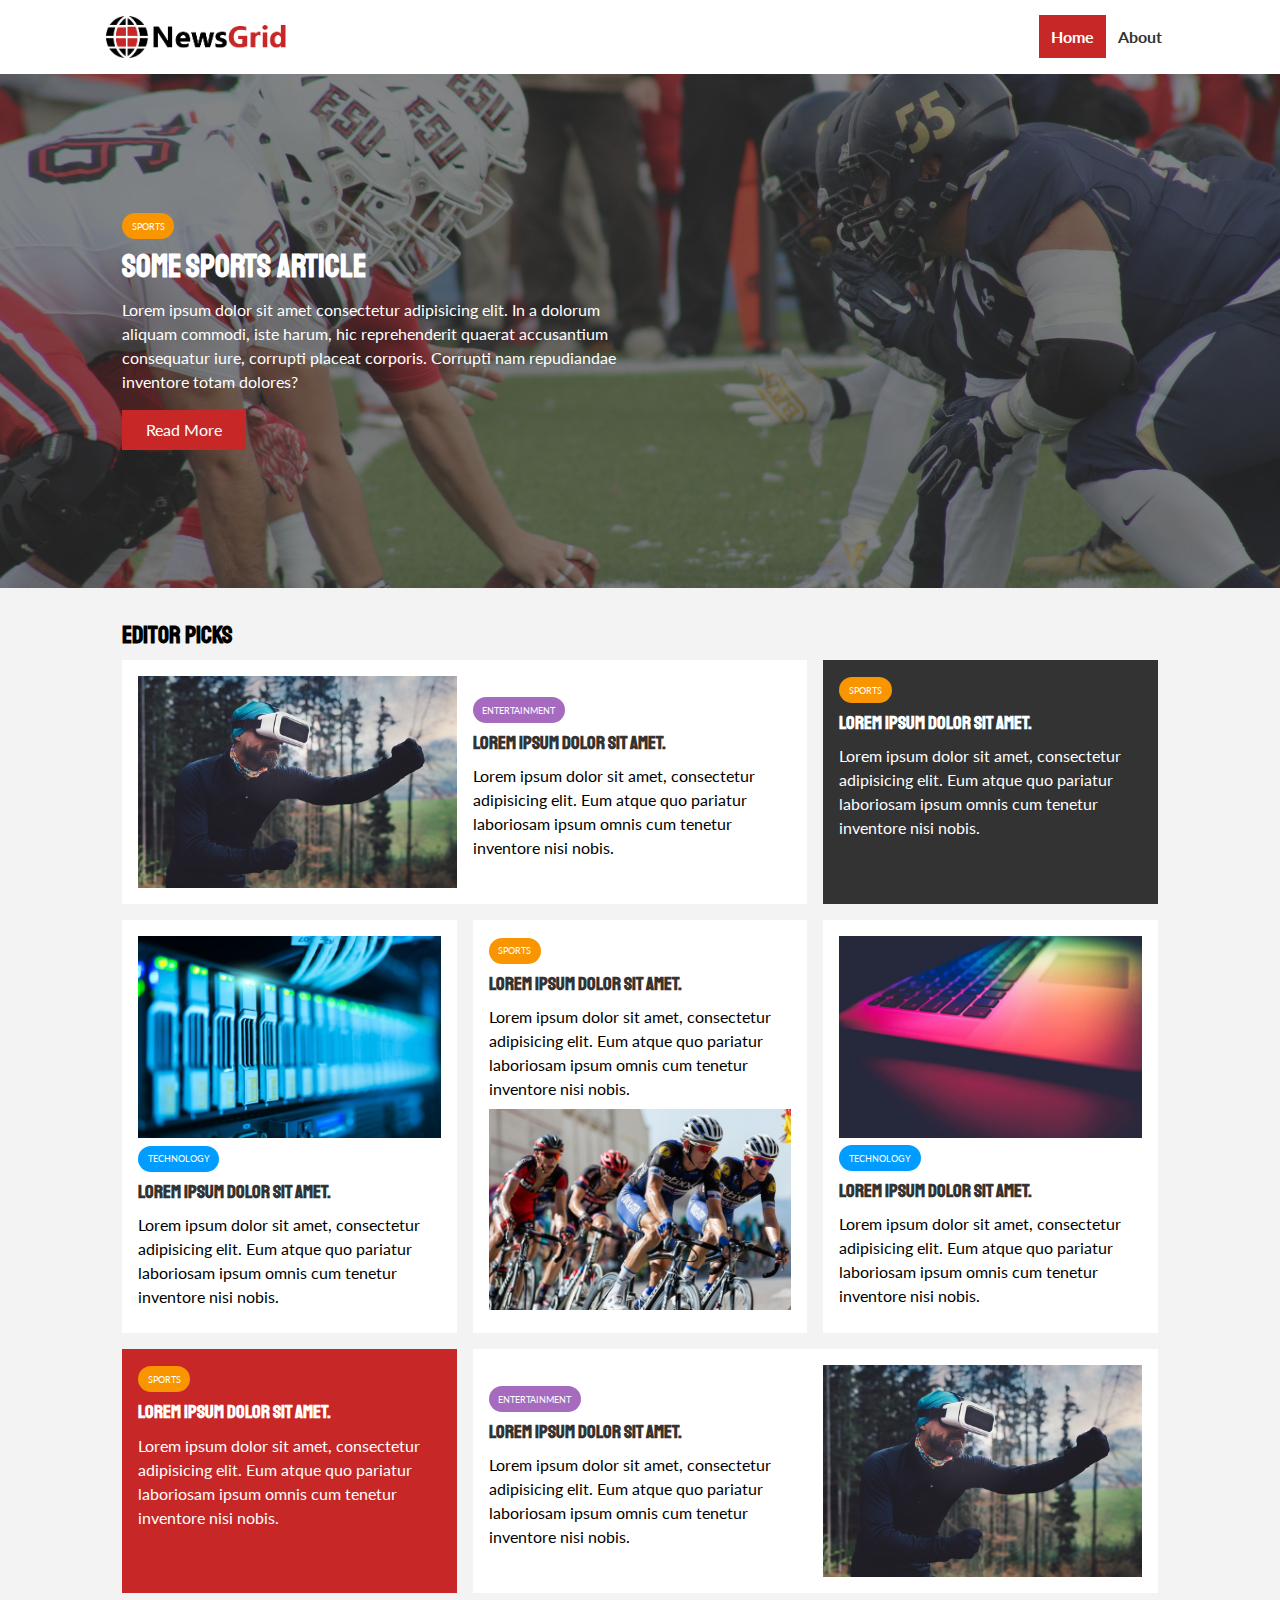
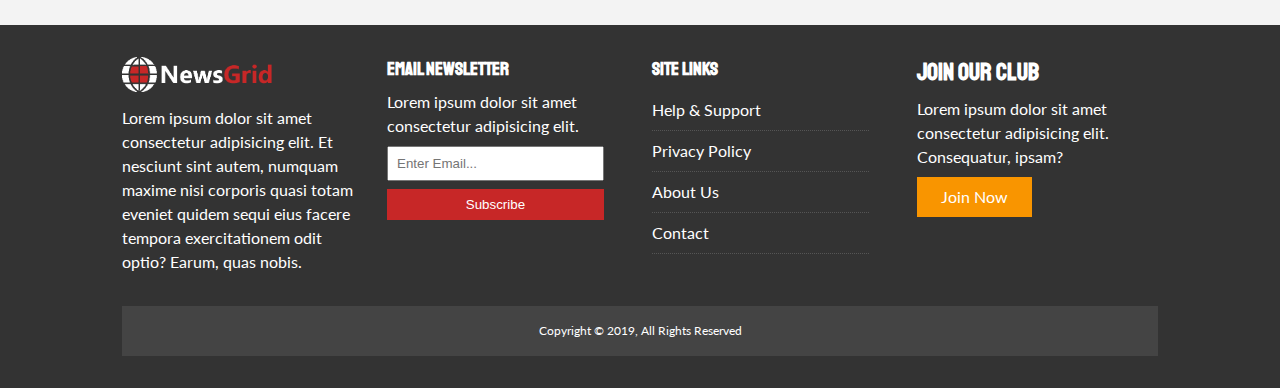
<file: index.html>
<!DOCTYPE html>
<html lang="en">
	<head>
		<meta charset="UTF-8" />
		<meta name="viewport" content="width=device-width, initial-scale=1.0" />
		<link
			rel="stylesheet"
			href="https://use.fontawesome.com/releases/v5.6.3/css/all.css"
			integrity="sha384-UHRtZLI+pbxtHCWp1t77Bi1L4ZtiqrqD80Kn4Z8NTSRyMA2Fd33n5dQ8lWUE00s/"
			crossorigin="anonymous"
		/>
		<link
			href="https://fonts.googleapis.com/css?family=Lato|Staatliches"
			rel="stylesheet"
		/>
		<link rel="stylesheet" href="style.css" />
		<link
			rel="stylesheet"
			media="screen and (max-width: 768px)"
			href="mobile.css"
		/>
		<link rel="shortcut icon" type="image/x-icon" href="favicon.ico" />
		<title>News Grid | Latest News</title>
	</head>
	<body>
		<nav id="main-nav">
			<div class="container">
				<img src="img/logo.png" alt="NewsGrid" class="logo" />
				<div class="social">
					<a href="http://facebook.com" target="_blank"
						><i class="fab fa-facebook fa-2x"></i
					></a>
					<a href="http://twitter.com" target="_blank"
						><i class="fab fa-twitter fa-2x"></i
					></a>
					<a href="http://instagram.com" target="_blank"
						><i class="fab fa-instagram fa-2x"></i
					></a>
					<a href="http://youtube.com" target="_blank"
						><i class="fab fa-youtube fa-2x"></i
					></a>
				</div>
				<ul>
					<li><a class="current" href="index.html">Home</a></li>
					<li><a href="about.html">About</a></li>
				</ul>
			</div>
		</nav>

		<!-- Showcase -->
		<header id="showcase">
			<!-- move everything to middle with container -->
			<div class="container">
				<!-- showcase container for the grid -->
				<div class="showcase-container">
					<!-- one grid item -->
					<div class="showcase-content">
						<div class="category category-sports">Sports</div>
						<h1>Some Sports Article</h1>
						<p>
							Lorem ipsum dolor sit amet consectetur adipisicing elit. In a
							dolorum aliquam commodi, iste harum, hic reprehenderit quaerat
							accusantium consequatur iure, corrupti placeat corporis. Corrupti
							nam repudiandae inventore totam dolores?
						</p>
						<a href="article.html" class="btn btn-primary">Read More</a>
					</div>
				</div>
			</div>
		</header>

		<!-- Home Articles -->
		<section id="home-articles" class="py-2">
			<div class="container">
				<h2>Editor Picks</h2>

				<div class="articles-container">
					<!-- this article is going to be a grid within a grid -->
					<article class="card">
						<img src="img/articles/ent1.jpg" alt="" />
						<div>
							<div class="category category-ent">Entertainment</div>
							<h3>
								<a href="article.html">Lorem ipsum dolor sit amet.</a>
							</h3>
							<p>
								Lorem ipsum dolor sit amet, consectetur adipisicing elit. Eum
								atque quo pariatur laboriosam ipsum omnis cum tenetur inventore
								nisi nobis.
							</p>
						</div>
					</article>
					<article class="card bg-dark">
						<div class="category category-sports">Sports</div>
						<h3>
							<a href="article.html">Lorem ipsum dolor sit amet.</a>
						</h3>
						<p>
							Lorem ipsum dolor sit amet, consectetur adipisicing elit. Eum
							atque quo pariatur laboriosam ipsum omnis cum tenetur inventore
							nisi nobis.
						</p>
					</article>
					<article class="card">
						<img src="img/articles/tech1.jpg" alt="" />
						<div class="category category-tech">Technology</div>
						<h3>
							<a href="article.html">Lorem ipsum dolor sit amet.</a>
						</h3>
						<p>
							Lorem ipsum dolor sit amet, consectetur adipisicing elit. Eum
							atque quo pariatur laboriosam ipsum omnis cum tenetur inventore
							nisi nobis.
						</p>
					</article>
					<article class="card">
						<div class="category category-sports">Sports</div>
						<h3>
							<a href="article.html">Lorem ipsum dolor sit amet.</a>
						</h3>
						<p>
							Lorem ipsum dolor sit amet, consectetur adipisicing elit. Eum
							atque quo pariatur laboriosam ipsum omnis cum tenetur inventore
							nisi nobis.
						</p>
						<img src="img/articles/sports1.jpg" alt="" />
					</article>
					<article class="card">
						<img src="img/articles/tech2.jpg" alt="" />
						<div class="category category-tech">Technology</div>
						<h3>
							<a href="article.html">Lorem ipsum dolor sit amet.</a>
						</h3>
						<p>
							Lorem ipsum dolor sit amet, consectetur adipisicing elit. Eum
							atque quo pariatur laboriosam ipsum omnis cum tenetur inventore
							nisi nobis.
						</p>
					</article>
					<article class="card bg-primary">
						<div class="category category-sports">Sports</div>
						<h3>
							<a href="article.html">Lorem ipsum dolor sit amet.</a>
						</h3>
						<p>
							Lorem ipsum dolor sit amet, consectetur adipisicing elit. Eum
							atque quo pariatur laboriosam ipsum omnis cum tenetur inventore
							nisi nobis.
						</p>
					</article>
					<!-- this article is going to be a grid within a grid -->
					<article class="card">
						<div>
							<div class="category category-ent">Entertainment</div>
							<h3>
								<a href="article.html">Lorem ipsum dolor sit amet.</a>
							</h3>
							<p>
								Lorem ipsum dolor sit amet, consectetur adipisicing elit. Eum
								atque quo pariatur laboriosam ipsum omnis cum tenetur inventore
								nisi nobis.
							</p>
						</div>
						<img src="img/articles/ent1.jpg" alt="" />
					</article>
				</div>
			</div>
		</section>

		<!-- Footer -->
		<footer id="main-footer" class="py-2">
			<div class="container footer-container">
				<!-- 5 divs for 4 grid columns, last col will span on the next line -->
				<div>
					<img src="img/logo_light.png" alt="NewsGrid" />
					<p>
						Lorem ipsum dolor sit amet consectetur adipisicing elit. Et nesciunt
						sint autem, numquam maxime nisi corporis quasi totam eveniet quidem
						sequi eius facere tempora exercitationem odit optio? Earum, quas
						nobis.
					</p>
				</div>
				<div>
					<h3>Email Newsletter</h3>
					<p>Lorem ipsum dolor sit amet consectetur adipisicing elit.</p>
					<!-- get form to work via netlify forms: https://docs.netlify.com/forms/setup/#html-forms -->
					<form name="contact" method="POST" data-netlify="true">
						<input type="email" name="email" placeholder="Enter Email..." />
						<input type="submit" value="Subscribe" class="btn btn-primary" />
					</form>
				</div>
				<div>
					<h3>Site Links</h3>
					<ul class="list">
						<li><a href="#">Help & Support</a></li>
						<li><a href="#">Privacy Policy</a></li>
						<li><a href="#">About Us</a></li>
						<li><a href="#">Contact</a></li>
					</ul>
				</div>
				<div>
					<h2>Join Our Club</h2>
					<p>
						Lorem ipsum dolor sit amet consectetur adipisicing elit.
						Consequatur, ipsam?
					</p>
					<a href="#" class="btn btn-secondary">Join Now</a>
				</div>
				<div>
					<p>Copyright &copy; 2019, All Rights Reserved</p>
				</div>
			</div>
		</footer>
	</body>
</html>
</file>
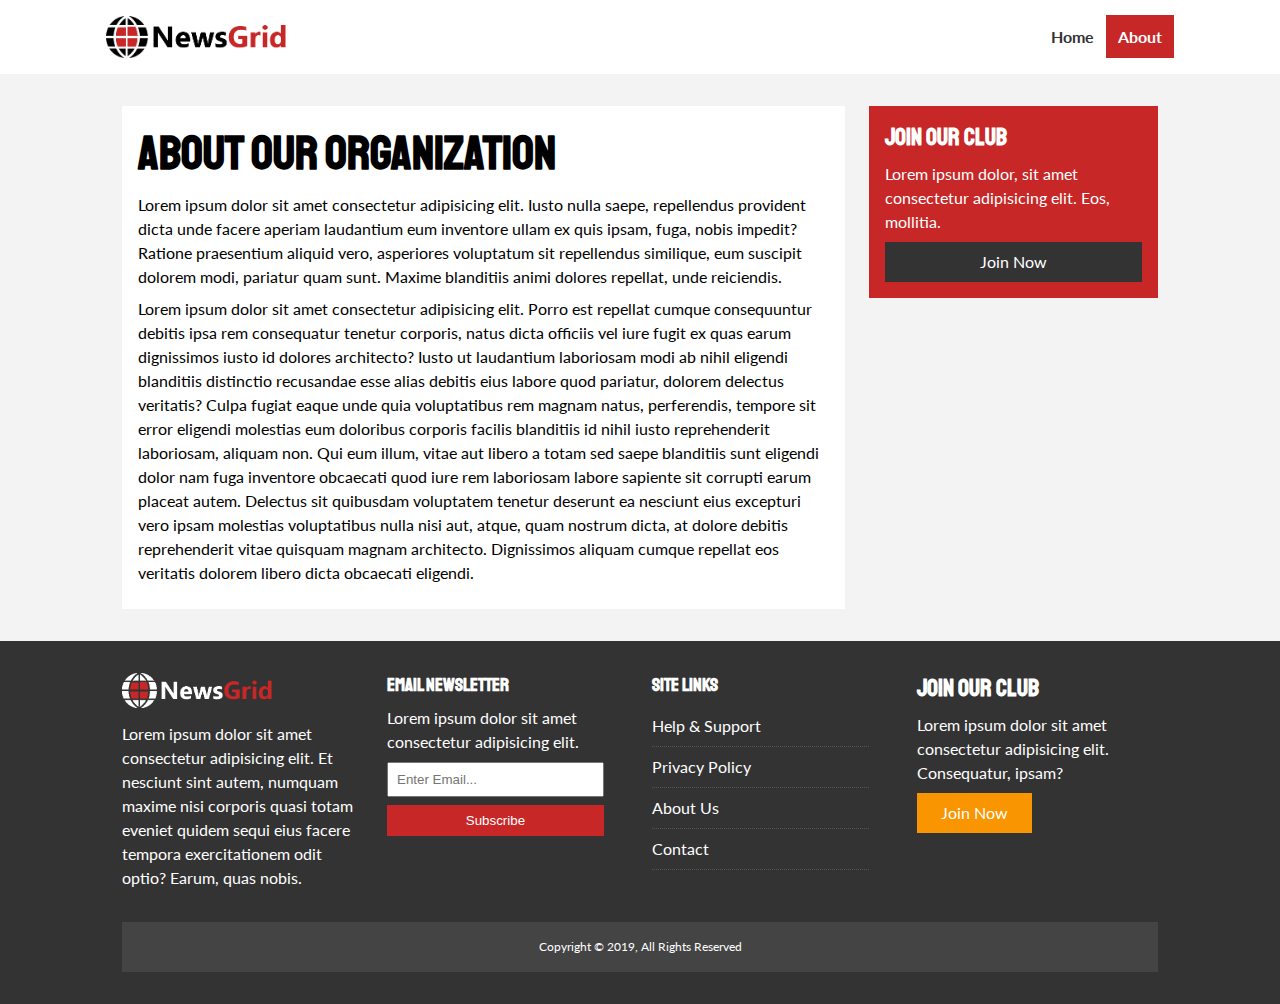
<file: about.html>
<!DOCTYPE html>
<html lang="en">
	<head>
		<meta charset="UTF-8" />
		<meta name="viewport" content="width=device-width, initial-scale=1.0" />
		<link
			rel="stylesheet"
			href="https://use.fontawesome.com/releases/v5.6.3/css/all.css"
			integrity="sha384-UHRtZLI+pbxtHCWp1t77Bi1L4ZtiqrqD80Kn4Z8NTSRyMA2Fd33n5dQ8lWUE00s/"
			crossorigin="anonymous"
		/>
		<link
			href="https://fonts.googleapis.com/css?family=Lato|Staatliches"
			rel="stylesheet"
		/>
		<link rel="stylesheet" href="style.css" />
		<link
			rel="stylesheet"
			media="screen and (max-width: 768px)"
			href="mobile.css"
		/>
		<link rel="shortcut icon" type="image/x-icon" href="favicon.ico" />
		<title>News Grid | About</title>
	</head>
	<body>
		<nav id="main-nav">
			<div class="container">
				<img src="img/logo.png" alt="NewsGrid" class="logo" />
				<div class="social">
					<a href="http://facebook.com" target="_blank"
						><i class="fab fa-facebook fa-2x"></i
					></a>
					<a href="http://twitter.com" target="_blank"
						><i class="fab fa-twitter fa-2x"></i
					></a>
					<a href="http://instagram.com" target="_blank"
						><i class="fab fa-instagram fa-2x"></i
					></a>
					<a href="http://youtube.com" target="_blank"
						><i class="fab fa-youtube fa-2x"></i
					></a>
				</div>
				<ul>
					<li><a href="index.html">Home</a></li>
					<li><a class="current" href="about.html">About</a></li>
				</ul>
			</div>
		</nav>

		<section id="about">
			<!-- put everyhting to the middle with container -->
			<div class="container">
				<!-- page container will be the grid container, for any inner pages like about and article -->
				<div class="page-container">
					<article class="card">
						<h1 class="l-heading">About Our Organization</h1>
						<p>
							Lorem ipsum dolor sit amet consectetur adipisicing elit. Iusto
							nulla saepe, repellendus provident dicta unde facere aperiam
							laudantium eum inventore ullam ex quis ipsam, fuga, nobis impedit?
							Ratione praesentium aliquid vero, asperiores voluptatum sit
							repellendus similique, eum suscipit dolorem modi, pariatur quam
							sunt. Maxime blanditiis animi dolores repellat, unde reiciendis.
						</p>
						<p>
							Lorem ipsum dolor sit amet consectetur adipisicing elit. Porro est
							repellat cumque consequuntur debitis ipsa rem consequatur tenetur
							corporis, natus dicta officiis vel iure fugit ex quas earum
							dignissimos iusto id dolores architecto? Iusto ut laudantium
							laboriosam modi ab nihil eligendi blanditiis distinctio recusandae
							esse alias debitis eius labore quod pariatur, dolorem delectus
							veritatis? Culpa fugiat eaque unde quia voluptatibus rem magnam
							natus, perferendis, tempore sit error eligendi molestias eum
							doloribus corporis facilis blanditiis id nihil iusto reprehenderit
							laboriosam, aliquam non. Qui eum illum, vitae aut libero a totam
							sed saepe blanditiis sunt eligendi dolor nam fuga inventore
							obcaecati quod iure rem laboriosam labore sapiente sit corrupti
							earum placeat autem. Delectus sit quibusdam voluptatem tenetur
							deserunt ea nesciunt eius excepturi vero ipsam molestias
							voluptatibus nulla nisi aut, atque, quam nostrum dicta, at dolore
							debitis reprehenderit vitae quisquam magnam architecto.
							Dignissimos aliquam cumque repellat eos veritatis dolorem libero
							dicta obcaecati eligendi.
						</p>
					</article>
					<aside class="card bg-primary">
						<h2>Join Our Club</h2>
						<p>
							Lorem ipsum dolor, sit amet consectetur adipisicing elit. Eos,
							mollitia.
						</p>
						<a href="#" class="btn btn-dark btn-block">Join Now</a>
					</aside>
				</div>
			</div>
		</section>

		<!-- Footer -->
		<footer id="main-footer" class="py-2">
			<div class="container footer-container">
				<!-- 5 divs for 4 grid columns, last col will span on the next line -->
				<div>
					<img src="img/logo_light.png" alt="NewsGrid" />
					<p>
						Lorem ipsum dolor sit amet consectetur adipisicing elit. Et nesciunt
						sint autem, numquam maxime nisi corporis quasi totam eveniet quidem
						sequi eius facere tempora exercitationem odit optio? Earum, quas
						nobis.
					</p>
				</div>
				<div>
					<h3>Email Newsletter</h3>
					<p>Lorem ipsum dolor sit amet consectetur adipisicing elit.</p>
					<!-- get form to work via netlify forms: https://docs.netlify.com/forms/setup/#html-forms -->
					<form name="contact" method="POST" data-netlify="true">
						<input type="email" name="email" placeholder="Enter Email..." />
						<input type="submit" value="Subscribe" class="btn btn-primary" />
					</form>
				</div>
				<div>
					<h3>Site Links</h3>
					<ul class="list">
						<li><a href="#">Help & Support</a></li>
						<li><a href="#">Privacy Policy</a></li>
						<li><a href="#">About Us</a></li>
						<li><a href="#">Contact</a></li>
					</ul>
				</div>
				<div>
					<h2>Join Our Club</h2>
					<p>
						Lorem ipsum dolor sit amet consectetur adipisicing elit.
						Consequatur, ipsam?
					</p>
					<a href="#" class="btn btn-secondary">Join Now</a>
				</div>
				<div>
					<p>Copyright &copy; 2019, All Rights Reserved</p>
				</div>
			</div>
		</footer>
	</body>
</html>
</file>
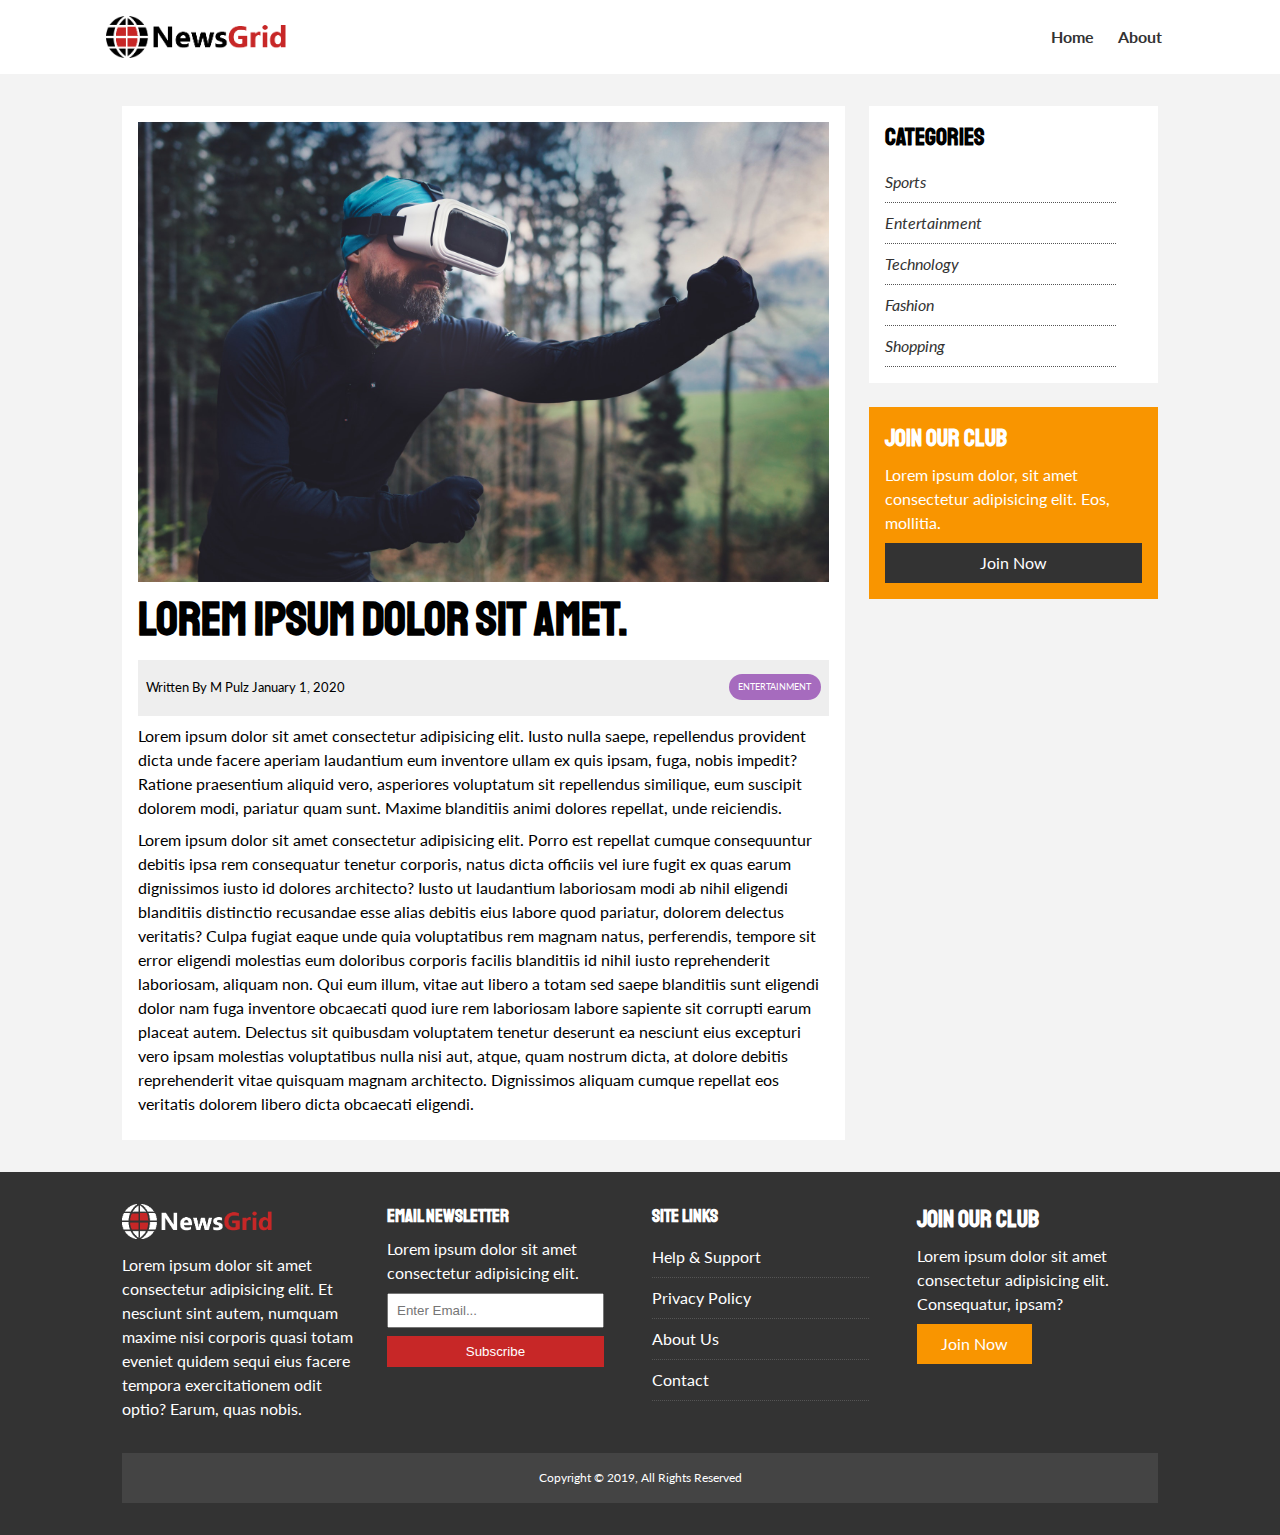
<file: article.html>
<!DOCTYPE html>
<html lang="en">
	<head>
		<meta charset="UTF-8" />
		<meta name="viewport" content="width=device-width, initial-scale=1.0" />
		<link
			rel="stylesheet"
			href="https://use.fontawesome.com/releases/v5.6.3/css/all.css"
			integrity="sha384-UHRtZLI+pbxtHCWp1t77Bi1L4ZtiqrqD80Kn4Z8NTSRyMA2Fd33n5dQ8lWUE00s/"
			crossorigin="anonymous"
		/>
		<link
			href="https://fonts.googleapis.com/css?family=Lato|Staatliches"
			rel="stylesheet"
		/>
		<link rel="stylesheet" href="style.css" />
		<link
			rel="stylesheet"
			media="screen and (max-width: 768px)"
			href="mobile.css"
		/>
		<link rel="shortcut icon" type="image/x-icon" href="favicon.ico" />
		<title>News Grid | Latest News</title>
	</head>
	<body>
		<nav id="main-nav">
			<div class="container">
				<img src="img/logo.png" alt="NewsGrid" class="logo" />
				<div class="social">
					<a href="http://facebook.com" target="_blank"
						><i class="fab fa-facebook fa-2x"></i
					></a>
					<a href="http://twitter.com" target="_blank"
						><i class="fab fa-twitter fa-2x"></i
					></a>
					<a href="http://instagram.com" target="_blank"
						><i class="fab fa-instagram fa-2x"></i
					></a>
					<a href="http://youtube.com" target="_blank"
						><i class="fab fa-youtube fa-2x"></i
					></a>
				</div>
				<ul>
					<li><a href="index.html">Home</a></li>
					<li><a href="about.html">About</a></li>
				</ul>
			</div>
		</nav>

		<section id="article">
			<!-- put everyhting to the middle with container -->
			<div class="container">
				<!-- page container will be the grid container, for any inner pages like about and article -->
				<div class="page-container">
					<article class="card">
						<img src="img/articles/ent1.jpg" alt="" />
						<h1 class="l-heading">Lorem ipsum dolor sit amet.</h1>
						<div class="meta">
							<small>
								<i class="fas fa-user"></i> Written By M Pulz January 1, 2020
							</small>
							<div class="category category-ent">Entertainment</div>
						</div>
						<p>
							Lorem ipsum dolor sit amet consectetur adipisicing elit. Iusto
							nulla saepe, repellendus provident dicta unde facere aperiam
							laudantium eum inventore ullam ex quis ipsam, fuga, nobis impedit?
							Ratione praesentium aliquid vero, asperiores voluptatum sit
							repellendus similique, eum suscipit dolorem modi, pariatur quam
							sunt. Maxime blanditiis animi dolores repellat, unde reiciendis.
						</p>
						<p>
							Lorem ipsum dolor sit amet consectetur adipisicing elit. Porro est
							repellat cumque consequuntur debitis ipsa rem consequatur tenetur
							corporis, natus dicta officiis vel iure fugit ex quas earum
							dignissimos iusto id dolores architecto? Iusto ut laudantium
							laboriosam modi ab nihil eligendi blanditiis distinctio recusandae
							esse alias debitis eius labore quod pariatur, dolorem delectus
							veritatis? Culpa fugiat eaque unde quia voluptatibus rem magnam
							natus, perferendis, tempore sit error eligendi molestias eum
							doloribus corporis facilis blanditiis id nihil iusto reprehenderit
							laboriosam, aliquam non. Qui eum illum, vitae aut libero a totam
							sed saepe blanditiis sunt eligendi dolor nam fuga inventore
							obcaecati quod iure rem laboriosam labore sapiente sit corrupti
							earum placeat autem. Delectus sit quibusdam voluptatem tenetur
							deserunt ea nesciunt eius excepturi vero ipsam molestias
							voluptatibus nulla nisi aut, atque, quam nostrum dicta, at dolore
							debitis reprehenderit vitae quisquam magnam architecto.
							Dignissimos aliquam cumque repellat eos veritatis dolorem libero
							dicta obcaecati eligendi.
						</p>
					</article>
					<aside id="categories" class="card">
						<h2>Categories</h2>
						<ul class="list">
							<li>
								<a href="#"><i class="fas fa-chevron-right">Sports</i></a>
							</li>
							<li>
								<a href="#"
									><i class="fas fa-chevron-right">Entertainment</i></a
								>
							</li>
							<li>
								<a href="#"><i class="fas fa-chevron-right">Technology</i></a>
							</li>
							<li>
								<a href="#"><i class="fas fa-chevron-right">Fashion</i></a>
							</li>
							<li>
								<a href="#"><i class="fas fa-chevron-right">Shopping</i></a>
							</li>
						</ul>
					</aside>
					<aside class="card bg-secondary">
						<h2>Join Our Club</h2>
						<p>
							Lorem ipsum dolor, sit amet consectetur adipisicing elit. Eos,
							mollitia.
						</p>
						<a href="#" class="btn btn-dark btn-block">Join Now</a>
					</aside>
				</div>
			</div>
		</section>

		<!-- Footer -->
		<footer id="main-footer" class="py-2">
			<div class="container footer-container">
				<!-- 5 divs for 4 grid columns, last col will span on the next line -->
				<div>
					<img src="img/logo_light.png" alt="NewsGrid" />
					<p>
						Lorem ipsum dolor sit amet consectetur adipisicing elit. Et nesciunt
						sint autem, numquam maxime nisi corporis quasi totam eveniet quidem
						sequi eius facere tempora exercitationem odit optio? Earum, quas
						nobis.
					</p>
				</div>
				<div>
					<h3>Email Newsletter</h3>
					<p>Lorem ipsum dolor sit amet consectetur adipisicing elit.</p>
					<!-- get form to work via netlify forms: https://docs.netlify.com/forms/setup/#html-forms -->
					<form name="contact" method="POST" data-netlify="true">
						<input type="email" name="email" placeholder="Enter Email..." />
						<input type="submit" value="Subscribe" class="btn btn-primary" />
					</form>
				</div>
				<div>
					<h3>Site Links</h3>
					<ul class="list">
						<li><a href="#">Help & Support</a></li>
						<li><a href="#">Privacy Policy</a></li>
						<li><a href="#">About Us</a></li>
						<li><a href="#">Contact</a></li>
					</ul>
				</div>
				<div>
					<h2>Join Our Club</h2>
					<p>
						Lorem ipsum dolor sit amet consectetur adipisicing elit.
						Consequatur, ipsam?
					</p>
					<a href="#" class="btn btn-secondary">Join Now</a>
				</div>
				<div>
					<p>Copyright &copy; 2019, All Rights Reserved</p>
				</div>
			</div>
		</footer>
	</body>
</html>
</file>
<file: style.css>
:root {
	--primary-color: #c72727;
	--secondary-color: #f99500;
	--light-color: #f3f3f3;
	--dark-color: #333;
	--max-width: 68.75rem;
}

.category {
	--sports-color: #f99500;
	--ent-color: #a66bbe;
	--tech-color: #009cff;
}

* {
	margin: 0;
	padding: 0;
	box-sizing: border-box;
}

body {
	font-family: "Lato", sans-serif;
	line-height: 1.5;
	background: var(--light-color);
}

a {
	color: #333;
	text-decoration: none;
}

ul {
	list-style: none;
}

p {
	margin: 0.5rem 0;
}

img {
	width: 100%;
}

h1,
h2,
h3,
h4,
h5,
h6 {
	font-family: "staatliches", cursive;
	margin-bottom: 0.55rem;
	line-height: 1.3;
}

/* Utility */
.container {
	max-width: var(--max-width);
	margin: auto;
	padding: 0 2rem;
	overflow: hidden;
}

.category {
	display: inline-block;
	color: #fff;
	font-size: 0.55rem;
	text-transform: uppercase;
	padding: 0.4rem 0.6rem;
	border-radius: 0.9375rem;
	margin-bottom: 0.5rem;
}

.category-sports {
	background: var(--sports-color);
}
.category-ent {
	background: var(--ent-color);
}
.category-tech {
	background: var(--tech-color);
}

.btn {
	display: inline-block;
	border: none;
	background: var(--dark-color);
	color: #fff;
	padding: 0.5rem 1.5rem;
}

.btn-light {
	background: var(--light-color);
}
.btn-primary {
	background: var(--primary-color);
}

.btn-secondary {
	background: var(--secondary-color);
}

/* turn buton into a block level so it goes all the way across */
.btn-block {
	display: block;
	width: 100%;
	text-align: center;
}

.btn:hover {
	opacity: 0.9;
}

.card {
	background: #fff;
	padding: 1rem;
}

.bg-dark {
	background: var(--dark-color);
	color: #fff;
}

.bg-primary {
	background: var(--primary-color);
	color: #fff;
}

.bg-secondary {
	background: var(--secondary-color);
	color: #fff;
}

.bg-dark h1,
.bg-dark h2,
.bg-dark h3,
.bg-dark a,
.bg-primary h1,
.bg-primary h2,
.bg-primary h3,
.bg-primary a,
.bg-secondary h1,
.bg-secondary h2,
.bg-secondary h3,
.bg-secondary a {
	color: #fff;
}

.py-1 {
	padding: 1.5rem 0;
}

.py-2 {
	padding: 2rem 0;
}

.py-3 {
	padding: 3rem 0;
}
.p-1 {
	padding: 1.5rem;
}

.p-2 {
	padding: 2rem;
}

.p-3 {
	padding: 3rem;
}

.l-heading {
	font-size: 3rem;
}

.list li {
	padding: 0.5rem 0;
	border-bottom: #555 dotted 0.0625rem;
	width: 90%;
}

.list li a:hover {
	color: var(--primary-color) !important;
}

/*Inner page grid container */
.page-container {
	display: grid;
	/* 2fr for side bar */
	grid-template-columns: 5fr 2fr;
	margin: 2rem 0;
	gap: 1.5rem;
}

.page-container > *:first-child {
	grid-row: 1 / span 3;
}
/* Navigation */
#main-nav {
	background: #fff;
	position: sticky;
	top: 0;
	z-index: 2;
}

#main-nav .container {
	display: grid;
	grid-template-columns: 6fr 3fr 2fr;
	padding: 1rem;
	align-items: center;
}

#main-nav .logo {
	width: 11.25rem;
}

#main-nav ul {
	justify-self: end;
	display: flex;
}

#main-nav ul li a {
	padding: 0.75rem;
	font-weight: bold;
}

#main-nav ul li a.current {
	background: var(--primary-color);
	color: #fff;
}

#main-nav ul li a:hover {
	background: var(--light-color);
	color: var(--dark-color);
}

#main-nav .social {
	justify-self: center;
}

#main-nav .social i {
	color: #777;
	margin-right: 0.5rem;
}

/* Showcase */
#showcase {
	color: #fff;
	background: #333;
	padding: 2rem;
	position: relative;
}

#showcase::before {
	content: "";
	background: url("../img/featured.jpg") no-repeat center center/cover;
	/* absolute to position it on top of the showcase */
	position: absolute;
	top: 0;
	left: 0;
	width: 100%;
	height: 100%;
	opacity: 0.4;
}

#showcase .showcase-container {
	display: grid;
	grid-template-columns: repeat(2, 1fr);
	justify-content: center;
	align-items: center;
	height: 50vh;
}

/* move showcase items to the top of the image */
#showcase .showcase-content {
	z-index: 1;
}

#showcase .showcase-content p {
	margin-bottom: 1rem;
}

/* Home Articles */
#home-articles .articles-container {
	display: grid;
	grid-template-columns: repeat(3, 1fr);
	gap: 1rem;
}

/* * meaning any first child element instead of specifying the element e.g. article:first-child */
#home-articles .articles-container > *:first-child,
#home-articles .articles-container > *:last-child {
	display: grid;
	grid-template-columns: repeat(2, 1fr);
	gap: 1rem;
	align-items: center;
	grid-column: 1 / span 2;
}

#home-articles .articles-container > *:last-child {
	grid-column: 2 / span 2;
}

#article .meta {
	display: flex;
	justify-content: space-between;
	align-items: center;
	background: #eee;
	padding: 0.5rem;
}

#article .meta .category {
	margin-top: 0.4rem;
}

/* Footer */
#main-footer {
	background: var(--dark-color);
	color: #fff;
}

#main-footer img {
	width: 9.375rem;
}

#main-footer a {
	color: #fff;
}

#main-footer .footer-container {
	display: grid;
	grid-template-columns: repeat(4, 1fr);
	gap: 1.5rem;
}

#main-footer .footer-container > *:last-child {
	background: #444;
	grid-column: 1 / span 4;
	padding: 0.5rem;
	text-align: center;
	font-size: 0.75rem;
}

#main-footer .footer-container input[type="email"] {
	width: 90%;
	padding: 0.5rem;
	margin-bottom: 0.5rem;
}

#main-footer .footer-container input[type="submit"] {
	width: 90%;
}
</file>
<file: mobile.css>
/* Navigation */
#main-nav .social {
	display: none;
}

/* from 3 cols to 1 cols */
#main-nav .container {
	grid-template-columns: 1fr;
	gap: 1.2rem;
}

#main-nav ul,
#main {
	justify-self: center;
}

#main-nav ul,
#main-nav .logo {
	justify-self: center;
}

#main-nav ul li a {
	padding: 0.5rem;
}

/* from 3 to to cols */
#home-articles .articles-container {
	grid-template-columns: repeat(2, 1fr);
}
/* 
make first+last article the same as the rest  */
#home-articles .articles-container > *:first-child,
#home-articles .articles-container > *:last-child {
	grid-template-columns: 1fr;
	grid-column: 1;
}

/* for mobile devices */
@media (max-width: 600px) {
	/* Stack Grid Items */
	#showcase .showcase-container,
	#home-articles .articles-container,
	#main-footer .footer-container {
		grid-template-columns: 1fr;
	}
}

#main-footer .footer-container > *:last-child {
	grid-column: 1;
}

/* add border to first and 2nd child */
#main-footer .footer-container > *:first-child,
#main-footer .footer-container > *:nth-child(2) {
	border-bottom: #444 dotted 0.0625rem;
	padding-bottom: 1rem;
}

/* stack grid about and article page */
.page-container {
	grid-template-columns: 1fr;
	text-align: center;
}

/* 
remove row span */
.page-container > *:first-child {
	grid-row: 1;
}

.l-heading {
	font-size: 2rem;
}
</file>
